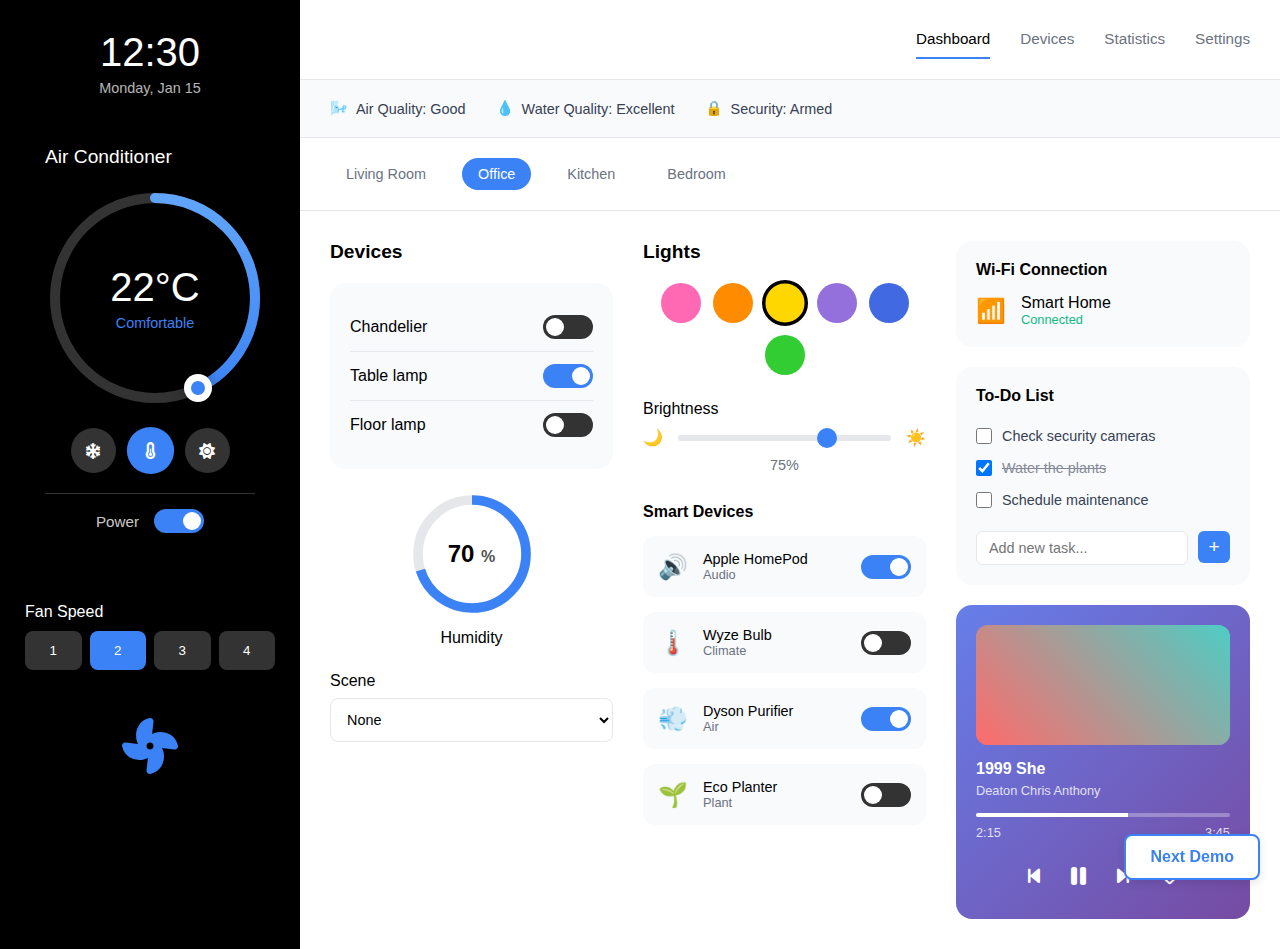
<file: Dashboard 2/index.html>
<!DOCTYPE html>
<html lang="en">

<head>
    <meta charset="UTF-8">
    <meta name="viewport" content="width=device-width, initial-scale=1.0">
    <title>Modern Temperature Control</title>
    <link rel="stylesheet" href="https://cdnjs.cloudflare.com/ajax/libs/font-awesome/6.4.0/css/all.min.css">
    <link rel="stylesheet" href="styles.css">
</head>

<body>
    <!-- Mobile Menu Button -->
    <button class="mobile-menu-btn" id="mobileMenuBtn">
        <span></span>
        <span></span>
        <span></span>
    </button>

    <div class="dashboard-container">
        <!-- AC Control Sidebar -->
        <div class="ac-sidebar" id="acSidebar">
            <div class="time-display">
                <div class="time" id="currentTime">12:30</div>
                <div class="date" id="currentDate">Monday, Jan 15</div>
            </div>

            <!-- Circular Temperature Control Widget -->
            <div class="temperature-widget">
                <div class="widget-header">
                    <div class="widget-title">Air Conditioner</div>
                </div>

                <div class="circular-slider-container">
                    <div class="circular-slider" id="slider">
                        <svg>
                            <defs>
                                <linearGradient id="gradient" x1="0%" y1="0%" x2="100%" y2="0%">
                                    <stop offset="0%" stop-color="#3b82f6" />
                                    <stop offset="100%" stop-color="#60a5fa" />
                                </linearGradient>
                            </defs>
                            <circle class="circle-bg" cx="110" cy="110" r="100"></circle>
                            <circle class="circle-fill" cx="110" cy="110" r="100" stroke-dasharray="628"
                                stroke-dashoffset="628"></circle>
                        </svg>
                        <div class="handle" id="handle"></div>
                        <div class="value-display">
                            <div class="temperature" id="valueText">22°C</div>
                            <div class="status" id="status">Comfortable</div>
                        </div>
                    </div>
                </div>

                <div class="controls">
                    <button class="control-btn" id="btnCool"><i class="fas fa-snowflake"></i></button>
                    <button class="control-btn" id="btnComfort"><i class="fas fa-thermometer-half"></i></button>
                    <button class="control-btn" id="btnWarm"><i class="fas fa-sun"></i></button>
                </div>

                <div class="power-toggle">
                    <span class="toggle-label">Power</span>
                    <label class="toggle-switch">
                        <input type="checkbox" id="circularPower" checked>
                        <span class="slider"></span>
                    </label>
                </div>
            </div>


            <div class="fan-speed">
                <label>Fan Speed</label>
                <div class="fan-controls">
                    <button class="fan-btn" data-speed="1">1</button>
                    <button class="fan-btn active" data-speed="2">2</button>
                    <button class="fan-btn" data-speed="3">3</button>
                    <button class="fan-btn" data-speed="4">4</button>
                </div>
                <div class="fan-icon-container">
                    <i class="fas fa-fan fan-icon" id="fanIcon"></i>
                </div>
            </div>

        </div>

        <!-- Main Dashboard -->
        <div class="main-dashboard">
            <!-- Top Navigation -->
            <header class="top-nav">
                <div class="logo"></div>
                <nav class="nav-tabs">
                    <button class="nav-tab active" data-tab="dashboard">Dashboard</button>
                    <button class="nav-tab" data-tab="devices">Devices</button>
                    <button class="nav-tab" data-tab="statistics">Statistics</button>
                    <button class="nav-tab" data-tab="settings">Settings</button>
                </nav>
            </header>

            <div id="dashboardPage" class="page-content active">
                <!-- Status Bar -->
                <div class="status-bar">
                    <div class="status-item">
                        <span class="status-icon">🌬️</span>
                        <span>Air Quality: Good</span>
                    </div>
                    <div class="status-item">
                        <span class="status-icon">💧</span>
                        <span>Water Quality: Excellent</span>
                    </div>
                    <div class="status-item">
                        <span class="status-icon">🔒</span>
                        <span>Security: Armed</span>
                    </div>
                </div>

                <!-- Room Tabs -->
                <div class="room-tabs">
                    <button class="room-tab" data-room="livingroom">Living Room</button>
                    <button class="room-tab active" data-room="office">Office</button>
                    <button class="room-tab" data-room="kitchen">Kitchen</button>
                    <button class="room-tab" data-room="bedroom">Bedroom</button>
                </div>

                <!-- Dashboard Content -->
                <div class="dashboard-content">
                    <!-- Device Controls -->
                    <div class="device-controls">
                        <h3>Devices</h3>
                        <div class="device-list">
                            <div class="device-item">
                                <span>Chandelier</span>
                                <label class="toggle-switch">
                                    <input type="checkbox" class="device-toggle" data-device="chandelier">
                                    <span class="slider"></span>
                                </label>
                            </div>
                            <div class="device-item">
                                <span>Table lamp</span>
                                <label class="toggle-switch">
                                    <input type="checkbox" class="device-toggle" data-device="table-lamp" checked>
                                    <span class="slider"></span>
                                </label>
                            </div>
                            <div class="device-item">
                                <span>Floor lamp</span>
                                <label class="toggle-switch">
                                    <input type="checkbox" class="device-toggle" data-device="floor-lamp">
                                    <span class="slider"></span>
                                </label>
                            </div>
                        </div>

                        <div class="humidity-display">
                            <div class="humidity-circle">
                                <svg class="humidity-svg" viewBox="0 0 100 100">
                                    <circle cx="50" cy="50" r="45" fill="none" stroke="#e5e7eb" stroke-width="8" />
                                    <circle cx="50" cy="50" r="45" fill="none" stroke="#3b82f6" stroke-width="8"
                                        stroke-dasharray="283" stroke-dashoffset="56.6" class="humidity-progress" />
                                </svg>
                                <div class="humidity-text">
                                    <span class="humidity-value" id="humidityValue">80</span>
                                    <span class="humidity-unit">%</span>
                                </div>
                            </div>
                            <label>Humidity</label>
                        </div>

                        <div class="scene-selection">
                            <label>Scene</label>
                            <select id="sceneSelect">
                                <option value="none">None</option>
                                <option value="working">Working</option>
                                <option value="reading">Reading</option>
                                <option value="relaxing">Relaxing</option>
                            </select>
                        </div>
                    </div>

                    <!-- Light Controls -->
                    <div class="light-controls">
                        <h3>Lights</h3>
                        <div class="color-picker">
                            <div class="color-options">
                                <button class="color-btn" data-color="#ff69b4" style="background: #ff69b4;"></button>
                                <button class="color-btn" data-color="#ff8c00" style="background: #ff8c00;"></button>
                                <button class="color-btn active" data-color="#ffd700"
                                    style="background: #ffd700;"></button>
                                <button class="color-btn" data-color="#9370db" style="background: #9370db;"></button>
                                <button class="color-btn" data-color="#4169e1" style="background: #4169e1;"></button>
                                <button class="color-btn" data-color="#32cd32" style="background: #32cd32;"></button>
                            </div>
                        </div>

                        <div class="brightness-control">
                            <label>Brightness</label>
                            <div class="brightness-slider-container">
                                <span class="brightness-icon">🌙</span>
                                <input type="range" class="brightness-slider" id="brightnessSlider" min="10" max="100"
                                    value="75">
                                <span class="brightness-icon">☀️</span>
                            </div>
                            <div class="brightness-value" id="brightnessValue">75%</div>
                        </div>

                        <div class="smart-devices">
                            <h4>Smart Devices</h4>
                            <div class="devices-grid">
                                <div class="smart-device">
                                    <div class="device-icon">🔊</div>
                                    <div class="device-info">
                                        <div class="device-name">Apple HomePod</div>
                                        <div class="device-type">Audio</div>
                                    </div>
                                    <label class="toggle-switch">
                                        <input type="checkbox" class="smart-device-toggle" data-device="homepod"
                                            checked>
                                        <span class="slider"></span>
                                    </label>
                                </div>
                                <div class="smart-device">
                                    <div class="device-icon">🌡️</div>
                                    <div class="device-info">
                                        <div class="device-name">Wyze Bulb</div>
                                        <div class="device-type">Climate</div>
                                    </div>
                                    <label class="toggle-switch">
                                        <input type="checkbox" class="smart-device-toggle" data-device="wyze">
                                        <span class="slider"></span>
                                    </label>
                                </div>
                                <div class="smart-device">
                                    <div class="device-icon">💨</div>
                                    <div class="device-info">
                                        <div class="device-name">Dyson Purifier</div>
                                        <div class="device-type">Air</div>
                                    </div>
                                    <label class="toggle-switch">
                                        <input type="checkbox" class="smart-device-toggle" data-device="dyson" checked>
                                        <span class="slider"></span>
                                    </label>
                                </div>
                                <div class="smart-device">
                                    <div class="device-icon">🌱</div>
                                    <div class="device-info">
                                        <div class="device-name">Eco Planter</div>
                                        <div class="device-type">Plant</div>
                                    </div>
                                    <label class="toggle-switch">
                                        <input type="checkbox" class="smart-device-toggle" data-device="planter">
                                        <span class="slider"></span>
                                    </label>
                                </div>
                            </div>
                        </div>
                    </div>

                    <!-- Widgets Sidebar -->
                    <div class="widgets-sidebar">
                        <!-- Wi-Fi Widget -->
                        <div class="widget wifi-widget">
                            <h4>Wi-Fi Connection</h4>
                            <div class="wifi-status">
                                <div class="wifi-icon">📶</div>
                                <div class="wifi-info">
                                    <div class="wifi-name" id="wifiName">Smart Home</div>
                                    <div class="wifi-status-text">Connected</div>
                                </div>
                            </div>
                        </div>

                        <!-- Todo Widget -->
                        <div class="widget todo-widget">
                            <h4>To-Do List</h4>
                            <div class="todo-list" id="todoList">
                                <div class="todo-item">
                                    <input type="checkbox" id="todo1">
                                    <label for="todo1">Check security cameras</label>
                                </div>
                                <div class="todo-item">
                                    <input type="checkbox" id="todo2" checked>
                                    <label for="todo2">Water the plants</label>
                                </div>
                                <div class="todo-item">
                                    <input type="checkbox" id="todo3">
                                    <label for="todo3">Schedule maintenance</label>
                                </div>
                            </div>
                            <div class="add-todo">
                                <input type="text" id="newTodoInput" placeholder="Add new task...">
                                <button id="addTodoBtn">+</button>
                            </div>
                        </div>

                        <!-- Music Widget -->
                        <div class="widget music-widget">
                            <div class="album-art">
                                <div class="album-gradient"></div>
                            </div>
                            <div class="music-info">
                                <div class="song-title" id="songTitle">1999 She</div>
                                <div class="artist-name" id="artistName">Deaton Chris Anthony</div>
                            </div>
                            <div class="music-progress">
                                <div class="progress-bar">
                                    <div class="progress-fill" id="progressFill"></div>
                                </div>
                                <div class="time-info">
                                    <span id="currentMusicTime">2:15</span>
                                    <span id="totalMusicTime">3:45</span>
                                </div>
                            </div>
                            <div class="music-controls">
                                <button class="music-btn" id="prevBtn">
                                    <i class="fas fa-step-backward"></i>
                                </button>
                                <button class="music-btn play-pause" id="playPauseBtn">
                                    <i class="fas fa-pause"></i>
                                </button>
                                <button class="music-btn" id="nextBtn">
                                    <i class="fas fa-step-forward"></i>
                                </button>
                                <button class="music-btn like-btn" id="likeBtn">
                                    <i class="far fa-heart"></i>
                                </button>
                            </div>
                        </div>
                    </div>
                </div>
            </div>

            <!-- Devices Page -->
            <div id="devicesPage" class="page-content">
                <div class="page-header">
                    <h1 class="page-title">Devices</h1>
                    <p class="page-description">Manage all your smart home devices in one place</p>
                </div>
                <div class="devices-grid-full">
                    <div class="device-card">
                        <div class="device-card-header">
                            <div class="device-card-icon">💡</div>
                            <label class="toggle-switch">
                                <input type="checkbox" checked>
                                <span class="slider"></span>
                            </label>
                        </div>
                        <h3 class="device-card-name">Living Room Lights</h3>
                        <p class="device-card-type">Philips Hue - Connected</p>
                        <div class="device-card-stats">
                            <div class="device-stat">
                                <div class="device-stat-value">75%</div>
                                <div class="device-stat-label">Brightness</div>
                            </div>
                            <div class="device-stat">
                                <div class="device-stat-value">5h</div>
                                <div class="device-stat-label">Today</div>
                            </div>
                            <div class="device-stat">
                                <div class="device-stat-value">22°C</div>
                                <div class="device-stat-label">Temp</div>
                            </div>
                        </div>
                    </div>
                    <div class="device-card">
                        <div class="device-card-header">
                            <div class="device-card-icon">🌡️</div>
                            <label class="toggle-switch">
                                <input type="checkbox" checked>
                                <span class="slider"></span>
                            </label>
                        </div>
                        <h3 class="device-card-name">Nest Thermostat</h3>
                        <p class="device-card-type">Google - Eco Mode</p>
                        <div class="device-card-stats">
                            <div class="device-stat">
                                <div class="device-stat-value">22°C</div>
                                <div class="device-stat-label">Current</div>
                            </div>
                            <div class="device-stat">
                                <div class="device-stat-value">20°C</div>
                                <div class="device-stat-label">Target</div>
                            </div>
                            <div class="device-stat">
                                <div class="device-stat-value">45%</div>
                                <div class="device-stat-label">Humidity</div>
                            </div>
                        </div>
                    </div>
                    <div class="device-card">
                        <div class="device-card-header">
                            <div class="device-card-icon">🔒</div>
                            <label class="toggle-switch">
                                <input type="checkbox">
                                <span class="slider"></span>
                            </label>
                        </div>
                        <h3 class="device-card-name">Front Door Lock</h3>
                        <p class="device-card-type">August - Locked</p>
                        <div class="device-card-stats">
                            <div class="device-stat">
                                <div class="device-stat-value">12</div>
                                <div class="device-stat-label">Today</div>
                            </div>
                            <div class="device-stat">
                                <div class="device-stat-value">2</div>
                                <div class="device-stat-label">Users</div>
                            </div>
                            <div class="device-stat">
                                <div class="device-stat-value">100%</div>
                                <div class="device-stat-label">Battery</div>
                            </div>
                        </div>
                    </div>
                    <div class="device-card">
                        <div class="device-card-header">
                            <div class="device-card-icon">📷</div>
                            <label class="toggle-switch">
                                <input type="checkbox" checked>
                                <span class="slider"></span>
                            </label>
                        </div>
                        <h3 class="device-card-name">Security Camera</h3>
                        <p class="device-card-type">Arlo - Recording</p>
                        <div class="device-card-stats">
                            <div class="device-stat">
                                <div class="device-stat-value">24/7</div>
                                <div class="device-stat-label">Recording</div>
                            </div>
                            <div class="device-stat">
                                <div class="device-stat-value">32GB</div>
                                <div class="device-stat-label">Storage</div>
                            </div>
                            <div class="device-stat">
                                <div class="device-stat-value">5</div>
                                <div class="device-stat-label">Alerts</div>
                            </div>
                        </div>
                    </div>
                    <div class="device-card">
                        <div class="device-card-header">
                            <div class="device-card-icon">🔊</div>
                            <label class="toggle-switch">
                                <input type="checkbox" checked>
                                <span class="slider"></span>
                            </label>
                        </div>
                        <h3 class="device-card-name">Living Room Speaker</h3>
                        <p class="device-card-type">Sonos - Playing</p>
                        <div class="device-card-stats">
                            <div class="device-stat">
                                <div class="device-stat-value">60%</div>
                                <div class="device-stat-label">Volume</div>
                            </div>
                            <div class="device-stat">
                                <div class="device-stat-value">3h</div>
                                <div class="device-stat-label">Today</div>
                            </div>
                            <div class="device-stat">
                                <div class="device-stat-value">80%</div>
                                <div class="device-stat-label">Battery</div>
                            </div>
                        </div>
                    </div>
                    <div class="device-card">
                        <div class="device-card-header">
                            <div class="device-card-icon">💨</div>
                            <label class="toggle-switch">
                                <input type="checkbox">
                                <span class="slider"></span>
                            </label>
                        </div>
                        <h3 class="device-card-name">Air Purifier</h3>
                        <p class="device-card-type">Dyson - Offline</p>
                        <div class="device-card-stats">
                            <div class="device-stat">
                                <div class="device-stat-value">-</div>
                                <div class="device-stat-label">AQI</div>
                            </div>
                            <div class="device-stat">
                                <div class="device-stat-value">-</div>
                                <div class="device-stat-label">Filter</div>
                            </div>
                            <div class="device-stat">
                                <div class="device-stat-value">-</div>
                                <div class="device-stat-label">Status</div>
                            </div>
                        </div>
                    </div>
                </div>
            </div>

            <!-- Statistics Page -->
            <div id="statisticsPage" class="page-content">
                <div class="page-header">
                    <h1 class="page-title">Statistics</h1>
                    <p class="page-description">View usage patterns and energy consumption</p>
                </div>
                <div class="stats-grid">
                    <div class="stat-card">
                        <div class="stat-label">Energy Consumption Today</div>
                        <div class="stat-value">12.5 kWh</div>
                        <div class="stat-change">↓ 15% from yesterday</div>
                    </div>
                    <div class="stat-card">
                        <div class="stat-label">Monthly Energy Usage</div>
                        <div class="stat-value">245 kWh</div>
                        <div class="stat-change">↓ 8% from last month</div>
                    </div>
                    <div class="stat-card">
                        <div class="stat-label">Device Usage Hours</div>
                        <div class="stat-value">38.5 h</div>
                        <div class="stat-change">↑ 12% from last week</div>
                    </div>
                    <div class="stat-card">
                        <div class="stat-label">Estimated Monthly Cost</div>
                        <div class="stat-value">$42.50</div>
                        <div class="stat-change">↓ 5% from last month</div>
                    </div>
                </div>
                <div class="chart-container">
                    <div class="chart-header">
                        <h3 class="chart-title">Energy Consumption</h3>
                        <div class="chart-options">
                            <select id="chartRange">
                                <option value="day">Today</option>
                                <option value="week">This Week</option>
                                <option value="month">This Month</option>
                            </select>
                        </div>
                    </div>
                    <div class="chart-placeholder">
                        Energy Consumption Chart (Visualization would appear here)
                    </div>
                </div>
                <div class="chart-container">
                    <div class="chart-header">
                        <h3 class="chart-title">Device Usage</h3>
                        <div class="chart-options">
                            <select id="deviceChartRange">
                                <option value="day">Today</option>
                                <option value="week">This Week</option>
                                <option value="month">This Month</option>
                            </select>
                        </div>
                    </div>
                    <div class="chart-placeholder">
                        Device Usage Chart (Visualization would appear here)
                    </div>
                </div>
            </div>

            <!-- Settings Page -->
            <div id="settingsPage" class="page-content">
                <div class="page-header">
                    <h1 class="page-title">Settings</h1>
                    <p class="page-description">Configure your smart home system</p>
                </div>
                <div class="settings-grid">
                    <div class="settings-card">
                        <div class="settings-header">
                            <h3 class="settings-title">General Settings</h3>
                        </div>
                        <div class="settings-item">
                            <div class="settings-info">
                                <div class="settings-label">Home Name</div>
                                <div class="settings-description">Change the name of your smart home</div>
                            </div>
                            <div class="settings-action">
                                <button class="mode-btn">Edit</button>
                            </div>
                        </div>
                        <div class="settings-item">
                            <div class="settings-info">
                                <div class="settings-label">Temperature Unit</div>
                                <div class="settings-description">Celsius or Fahrenheit</div>
                            </div>
                            <div class="settings-action">
                                <select>
                                    <option>Celsius (°C)</option>
                                    <option>Fahrenheit (°F)</option>
                                </select>
                            </div>
                        </div>
                        <div class="settings-item">
                            <div class="settings-info">
                                <div class="settings-label">Time Zone</div>
                                <div class="settings-description">Set your local time zone</div>
                            </div>
                            <div class="settings-action">
                                <select>
                                    <option>(GMT-08:00) Pacific Time</option>
                                    <option>(GMT-07:00) Mountain Time</option>
                                    <option>(GMT-06:00) Central Time</option>
                                    <option>(GMT-05:00) Eastern Time</option>
                                </select>
                            </div>
                        </div>
                    </div>
                    <div class="settings-card">
                        <div class="settings-header">
                            <h3 class="settings-title">Notifications</h3>
                        </div>
                        <div class="settings-item">
                            <div class="settings-info">
                                <div class="settings-label">Email Notifications</div>
                                <div class="settings-description">Receive alerts via email</div>
                            </div>
                            <div class="settings-action">
                                <label class="toggle-switch">
                                    <input type="checkbox" checked>
                                    <span class="slider"></span>
                                </label>
                            </div>
                        </div>
                        <div class="settings-item">
                            <div class="settings-info">
                                <div class="settings-label">Push Notifications</div>
                                <div class="settings-description">Receive alerts on your devices</div>
                            </div>
                            <div class="settings-action">
                                <label class="toggle-switch">
                                    <input type="checkbox" checked>
                                    <span class="slider"></span>
                                </label>
                            </div>
                        </div>
                        <div class="settings-item">
                            <div class="settings-info">
                                <div class="settings-label">Security Alerts</div>
                                <div class="settings-description">Get notified about security events</div>
                            </div>
                            <div class="settings-action">
                                <label class="toggle-switch">
                                    <input type="checkbox" checked>
                                    <span class="slider"></span>
                                </label>
                            </div>
                        </div>
                    </div>
                    <div class="settings-card">
                        <div class="settings-header">
                            <h3 class="settings-title">Account</h3>
                        </div>
                        <div class="settings-item">
                            <div class="settings-info">
                                <div class="settings-label">Profile Information</div>
                                <div class="settings-description">Update your name and contact details</div>
                            </div>
                            <div class="settings-action">
                                <button class="mode-btn">Edit</button>
                            </div>
                        </div>
                        <div class="settings-item">
                            <div class="settings-info">
                                <div class="settings-label">Change Password</div>
                                <div class="settings-description">Update your password regularly</div>
                            </div>
                            <div class="settings-action">
                                <button class="mode-btn">Change</button>
                            </div>
                        </div>
                        <div class="settings-item">
                            <div class="settings-info">
                                <div class="settings-label">Two-Factor Authentication</div>
                                <div class="settings-description">Add an extra layer of security</div>
                            </div>
                            <div class="settings-action">
                                <label class="toggle-switch">
                                    <input type="checkbox">
                                    <span class="slider"></span>
                                </label>
                            </div>
                        </div>
                    </div>
                </div>
            </div>
        </div>
        <div class="next-demo-container">
            <style>
                .next-demo-btn {
                    position: fixed;
                    bottom: 20px;
                    right: 20px;
                    padding: 12px 24px;
                    background-color: #ffffff;
                    color: #3b82f6;
                    border: 2px solid #3b82f6;
                    border-radius: 8px;
                    font-size: 16px;
                    font-weight: 600;
                    cursor: pointer;
                    z-index: 1000;
                    box-shadow: 0 4px 10px rgba(0, 0, 0, 0.1);
                    transition: all 0.3s ease;
                }

                .next-demo-btn:hover {
                    background-color: #3b82f6;
                    color: #ffffff;
                    box-shadow: 0 6px 15px rgba(0, 0, 0, 0.2);
                }
            </style>
            <button id="nextDemoBtn" class="next-demo-btn">
                Next Demo
            </button>
            <script>
                document.getElementById('nextDemoBtn').addEventListener('click', function () {
                    // Replace 'next-demo-page.html' with the actual file name of your next demo
                    // and uncomment the line below to enable the navigation.
                    window.location.href = '../Dashboard 3/index.html';
                });
            </script>
        </div>

    </div>
    <script src="script.js"></script>
</body>

</html>
</file>
<file: Dashboard 2/styles.css>
* {
            margin: 0;
            padding: 0;
            box-sizing: border-box;
        }

        body {
            font-family: -apple-system, BlinkMacSystemFont, "Segoe UI", Roboto, sans-serif;
            background: #f8fafc;
            overflow-x: hidden;
        }

        .dashboard-container {
            display: flex;
            min-height: 100vh;
        }

        /* Mobile Menu Button */
        .mobile-menu-btn {
            display: none;
            position: fixed;
            top: 20px;
            left: 20px;
            z-index: 1001;
            background: #000;
            border: none;
            border-radius: 8px;
            padding: 12px;
            flex-direction: column;
            gap: 4px;
            cursor: pointer;
        }

        .mobile-menu-btn span {
            width: 20px;
            height: 2px;
            background: white;
            transition: all 0.3s ease;
        }

        /* AC Control Sidebar */
        .ac-sidebar {
            width: 300px;
            background: #000;
            color: white;
            padding: 30px 25px;
            display: flex;
            flex-direction: column;
            gap: 30px;
            transition: transform 0.3s ease;
        }

        .time-display {
            text-align: center;
        }

        .time {
            font-size: 2.5rem;
            font-weight: 300;
            margin-bottom: 5px;
        }

        .date {
            font-size: 0.9rem;
            opacity: 0.7;
        }

        /* Circular Temperature Control */
        .temperature-widget {
            background: #000;
            color: white;
            border-radius: 20px;
            padding: 20px;
            width: 100%;
            box-shadow: 0 10px 30px rgba(0, 0, 0, 0.2);
            margin-bottom: 20px;
        }

        .widget-header {
            display: flex;
            justify-content: space-between;
            align-items: center;
            margin-bottom: 20px;
        }

        .widget-title {
            font-size: 1.2rem;
            font-weight: 500;
        }

        .mode-toggle {
            background: #333;
            border-radius: 20px;
            padding: 6px;
            display: flex;
            cursor: pointer;
        }

        .mode-toggle span {
            padding: 6px 12px;
            border-radius: 16px;
            font-size: 0.9rem;
            transition: all 0.3s ease;
        }

        .mode-toggle .active {
            background: #3b82f6;
            color: white;
        }

        .circular-slider-container {
            position: relative;
            width: 220px;
            height: 220px;
            margin: 0 auto 20px;
        }

        .circular-slider {
            position: relative;
            width: 100%;
            height: 100%;
        }

        .circular-slider svg {
            width: 100%;
            height: 100%;
            transform: rotate(-90deg);
        }

        .circle-bg {
            stroke: #333;
            fill: none;
            stroke-width: 10;
        }

        .circle-fill {
            stroke: url(#gradient);
            fill: none;
            stroke-width: 10;
            stroke-linecap: round;
            transition: stroke-dashoffset 0.3s ease;
        }

        .handle {
            position: absolute;
            width: 28px;
            height: 28px;
            background: white;
            border-radius: 50%;
            top: 0;
            left: 50%;
            transform: translate(-50%, -50%);
            cursor: pointer;
            box-shadow: 0 0 15px rgba(0, 0, 0, 0.3);
            display: flex;
            justify-content: center;
            align-items: center;
            z-index: 10;
        }

        .handle::after {
            content: '';
            width: 14px;
            height: 14px;
            background: #3b82f6;
            border-radius: 50%;
        }

        .value-display {
            position: absolute;
            width: 100%;
            text-align: center;
            top: 50%;
            left: 0;
            transform: translateY(-50%);
        }

        .temperature {
            font-size: 2.5rem;
            font-weight: 300;
            color: white;
            margin-bottom: 5px;
        }

        .status {
            color: rgba(255, 255, 255, 0.7);
            font-size: 0.9rem;
        }

        .controls {
            display: flex;
            justify-content: center;
            gap: 12px;
            margin-bottom: 20px;
        }

        .control-btn {
            background: #333;
            border: none;
            border-radius: 50%;
            width: 45px;
            height: 45px;
            color: white;
            font-size: 1rem;
            cursor: pointer;
            transition: all 0.3s ease;
            display: flex;
            justify-content: center;
            align-items: center;
            outline: none;
        }

        .control-btn:hover {
            background: #444;
            transform: scale(1.05);
        }

        .control-btn:focus-visible {
            box-shadow: 0 0 0 3px #3b82f6;
            transform: scale(1.05);
        }

        .power-toggle {
            display: flex;
            align-items: center;
            justify-content: center;
            gap: 15px;
            padding-top: 15px;
            border-top: 1px solid #333;
        }

        .toggle-label {
            font-size: 0.95rem;
            color: rgba(255, 255, 255, 0.8);
        }

        .toggle-switch {
            position: relative;
            display: inline-block;
            width: 50px;
            height: 24px;
        }

        .toggle-switch input {
            opacity: 0;
            width: 0;
            height: 0;
        }

        .slider {
            position: absolute;
            cursor: pointer;
            top: 0;
            left: 0;
            right: 0;
            bottom: 0;
            background-color: #333;
            transition: 0.3s;
            border-radius: 24px;
        }

        .slider:before {
            position: absolute;
            content: "";
            height: 18px;
            width: 18px;
            left: 3px;
            bottom: 3px;
            background-color: white;
            transition: 0.3s;
            border-radius: 50%;
        }

        input:checked+.slider {
            background-color: #3b82f6;
        }

        input:checked+.slider:before {
            transform: translateX(26px);
        }

        .toggle-switch input:focus-visible+.slider {
            box-shadow: 0 0 0 3px #3b82f6;
        }

        .status.cool {
            color: #3b82f6;
        }

        .status.comfort {
            color: #3b82f6;
        }

        .status.warm {
            color: #3b82f6;
        }

        .control-btn.active {
            background: #3b82f6;
            color: white;
            transform: scale(1.05);
        }

        /* Mode Controls */
        .mode-controls {
            margin-bottom: 25px;
        }

        .mode-buttons {
            display: grid;
            grid-template-columns: 1fr 1fr;
            gap: 10px;
        }

        .mode-btn {
            background: #333;
            color: white;
            border: none;
            padding: 12px;
            border-radius: 12px;
            cursor: pointer;
            transition: all 0.3s ease;
            font-size: 0.9rem;
            display: flex;
            align-items: center;
            justify-content: center;
            gap: 8px;
        }

        .mode-btn:hover {
            background: #444;
        }

        .mode-btn.active {
            background: #3b82f6;
        }

        .fan-speed {
            margin-bottom: 20px;
        }

        .fan-controls {
            display: flex;
            gap: 8px;
            margin-top: 10px;
        }

        .fan-btn {
            flex: 1;
            background: #333;
            color: white;
            border: none;
            padding: 12px;
            border-radius: 8px;
            cursor: pointer;
            transition: all 0.3s ease;
        }

        .fan-btn:hover {
            background: #444;
        }

        .fan-btn.active {
            background: #3b82f6;
        }

        /* Main Dashboard */
        .main-dashboard {
            flex: 1;
            background: white;
            display: flex;
            flex-direction: column;
        }

        .top-nav {
            display: flex;
            align-items: center;
            justify-content: space-between;
            padding: 20px 30px;
            border-bottom: 1px solid #e5e7eb;
        }

        .logo {
            font-size: 1.5rem;
            font-weight: 600;
            color: #000;
        }

        .nav-tabs {
            display: flex;
            gap: 30px;
        }

        .nav-tab {
            background: none;
            border: none;
            padding: 10px 0;
            cursor: pointer;
            font-size: 0.95rem;
            color: #6b7280;
            border-bottom: 2px solid transparent;
            transition: all 0.3s ease;
        }

        .nav-tab:hover {
            color: #000;
        }

        .nav-tab.active {
            color: #000;
            border-bottom-color: #3b82f6;
        }

        .user-greeting {
            font-size: 0.95rem;
            color: #6b7280;
        }

        .status-bar {
            display: flex;
            gap: 30px;
            padding: 20px 30px;
            background: #f8fafc;
            border-bottom: 1px solid #e5e7eb;
        }

        .status-item {
            display: flex;
            align-items: center;
            gap: 8px;
            font-size: 0.9rem;
            color: #374151;
        }

        .room-tabs {
            display: flex;
            gap: 20px;
            padding: 20px 30px;
            border-bottom: 1px solid #e5e7eb;
        }

        .room-tab {
            background: none;
            border: none;
            padding: 8px 16px;
            border-radius: 20px;
            cursor: pointer;
            font-size: 0.9rem;
            color: #6b7280;
            transition: all 0.3s ease;
        }

        .room-tab:hover {
            background: #f3f4f6;
            color: #000;
        }

        .room-tab.active {
            background: #3b82f6;
            color: white;
        }

        .dashboard-content {
            flex: 1;
            display: grid;
            grid-template-columns: 1fr 1fr 1fr;
            gap: 30px;
            padding: 30px;
        }

        /* Device Controls */
        .device-controls h3,
        .light-controls h3 {
            margin-bottom: 20px;
            color: #000;
            font-size: 1.2rem;
        }

        .device-list {
            background: #f8fafc;
            border-radius: 16px;
            padding: 20px;
            margin-bottom: 25px;
        }

        .device-item {
            display: flex;
            justify-content: space-between;
            align-items: center;
            padding: 12px 0;
            border-bottom: 1px solid #e5e7eb;
        }

        .device-item:last-child {
            border-bottom: none;
        }

        .humidity-display {
            text-align: center;
            margin-bottom: 25px;
        }

        .humidity-circle {
            position: relative;
            width: 120px;
            height: 120px;
            margin: 0 auto 15px;
        }

        .humidity-svg {
            width: 100%;
            height: 100%;
            transform: rotate(-90deg);
        }

        .humidity-progress {
            transition: stroke-dashoffset 0.5s ease;
        }

        .humidity-text {
            position: absolute;
            top: 50%;
            left: 50%;
            transform: translate(-50%, -50%);
            font-size: 1.5rem;
            font-weight: 600;
        }

        .humidity-unit {
            font-size: 1rem;
            opacity: 0.7;
        }

        .scene-selection select {
            width: 100%;
            padding: 12px;
            border: 1px solid #e5e7eb;
            border-radius: 8px;
            background: white;
            font-size: 0.9rem;
            margin-top: 8px;
        }

        /* Light Controls */
        .color-picker {
            margin-bottom: 25px;
        }

        .color-options {
            display: flex;
            gap: 12px;
            justify-content: center;
            flex-wrap: wrap;
        }

        .color-btn {
            width: 40px;
            height: 40px;
            border: 3px solid transparent;
            border-radius: 50%;
            cursor: pointer;
            transition: all 0.3s ease;
        }

        .color-btn:hover {
            transform: scale(1.1);
        }

        .color-btn.active {
            border-color: #000;
            transform: scale(1.15);
        }

        .brightness-control {
            margin-bottom: 30px;
        }

        .brightness-slider-container {
            display: flex;
            align-items: center;
            gap: 15px;
            margin: 10px 0;
        }

        .brightness-slider {
            flex: 1;
            height: 6px;
            background: #e5e7eb;
            border-radius: 3px;
            outline: none;
            -webkit-appearance: none;
        }

        .brightness-slider::-webkit-slider-thumb {
            -webkit-appearance: none;
            width: 20px;
            height: 20px;
            background: #3b82f6;
            border-radius: 50%;
            cursor: pointer;
        }

        .brightness-value {
            text-align: center;
            font-size: 0.9rem;
            color: #6b7280;
        }

        .smart-devices h4 {
            margin-bottom: 15px;
            color: #000;
            font-size: 1rem;
        }

        .devices-grid {
            display: grid;
            gap: 15px;
        }

        .smart-device {
            display: flex;
            align-items: center;
            gap: 15px;
            padding: 15px;
            background: #f8fafc;
            border-radius: 12px;
            transition: all 0.3s ease;
        }

        .smart-device:hover {
            background: #f1f5f9;
        }

        .device-icon {
            font-size: 1.5rem;
        }

        .device-info {
            flex: 1;
        }

        .device-name {
            font-weight: 500;
            color: #000;
            font-size: 0.9rem;
        }

        .device-type {
            font-size: 0.8rem;
            color: #6b7280;
        }

        /* Widgets Sidebar */
        .widgets-sidebar {
            display: flex;
            flex-direction: column;
            gap: 20px;
        }

        .widget {
            background: #f8fafc;
            border-radius: 16px;
            padding: 20px;
        }

        .widget h4 {
            margin-bottom: 15px;
            color: #000;
            font-size: 1rem;
        }

        .wifi-status {
            display: flex;
            align-items: center;
            gap: 15px;
        }

        .wifi-icon {
            font-size: 1.5rem;
        }

        .wifi-name {
            font-weight: 500;
            color: #000;
        }

        .wifi-status-text {
            font-size: 0.8rem;
            color: #10b981;
        }

        .todo-list {
            margin-bottom: 15px;
        }

        .todo-item {
            display: flex;
            align-items: center;
            gap: 10px;
            padding: 8px 0;
        }

        .todo-item input[type="checkbox"] {
            width: 16px;
            height: 16px;
        }

        .todo-item label {
            flex: 1;
            font-size: 0.9rem;
            color: #374151;
            cursor: pointer;
        }

        .todo-item input:checked+label {
            text-decoration: line-through;
            opacity: 0.6;
        }

        .add-todo {
            display: flex;
            gap: 10px;
        }

        .add-todo input {
            flex: 1;
            padding: 8px 12px;
            border: 1px solid #e5e7eb;
            border-radius: 6px;
            font-size: 0.9rem;
        }

        .add-todo button {
            width: 32px;
            height: 32px;
            background: #3b82f6;
            color: white;
            border: none;
            border-radius: 6px;
            cursor: pointer;
            font-size: 1.2rem;
        }

        .music-widget {
            background: linear-gradient(135deg, #667eea 0%, #764ba2 100%);
            color: white;
        }

        .album-art {
            width: 100%;
            height: 120px;
            background: linear-gradient(45deg, #ff6b6b, #4ecdc4);
            border-radius: 12px;
            margin-bottom: 15px;
            position: relative;
            overflow: hidden;
        }

        .album-gradient {
            width: 100%;
            height: 100%;
            background: linear-gradient(45deg, rgba(255, 107, 107, 0.8), rgba(78, 205, 196, 0.8));
        }

        .music-info {
            margin-bottom: 15px;
        }

        .song-title {
            font-weight: 600;
            font-size: 1rem;
            margin-bottom: 5px;
        }

        .artist-name {
            font-size: 0.8rem;
            opacity: 0.8;
        }

        .music-progress {
            margin-bottom: 15px;
        }

        .progress-bar {
            width: 100%;
            height: 4px;
            background: rgba(255, 255, 255, 0.3);
            border-radius: 2px;
            margin-bottom: 8px;
            overflow: hidden;
        }

        .progress-fill {
            height: 100%;
            background: white;
            width: 60%;
            transition: width 0.3s ease;
        }

        .time-info {
            display: flex;
            justify-content: space-between;
            font-size: 0.8rem;
            opacity: 0.8;
        }

        .music-controls {
            display: flex;
            justify-content: center;
            align-items: center;
            gap: 15px;
        }

        .music-btn {
            background: none;
            border: none;
            color: white;
            font-size: 1.2rem;
            cursor: pointer;
            padding: 8px;
            border-radius: 50%;
            transition: all 0.3s ease;
        }

        .music-btn:hover {
            background: rgba(255, 255, 255, 0.2);
        }

        .play-pause {
            font-size: 1.5rem;
        }

        .like-btn.liked {
            color: #ff6b6b;
        }

        /* Responsive Design */
        @media (max-width: 1024px) {
            .dashboard-content {
                grid-template-columns: 1fr 1fr;
                gap: 20px;
            }

            .widgets-sidebar {
                grid-column: 1 / -1;
            }
        }

        @media (max-width: 768px) {
            .mobile-menu-btn {
                display: flex;
            }

            .ac-sidebar {
                position: fixed;
                top: 0;
                left: 0;
                height: 100vh;
                z-index: 1000;
                transform: translateX(-100%);
            }

            .ac-sidebar.open {
                transform: translateX(0);
            }

            .main-dashboard {
                width: 100%;
            }

            .top-nav {
                padding: 20px;
                flex-wrap: wrap;
                gap: 15px;
            }

            .nav-tabs {
                order: 3;
                width: 100%;
                justify-content: center;
                gap: 20px;
            }

            .dashboard-content {
                grid-template-columns: 1fr;
                gap: 20px;
                padding: 20px;
            }

            .status-bar {
                flex-direction: column;
                gap: 10px;
                padding: 15px 20px;
            }

            .room-tabs {
                padding: 15px 20px;
                justify-content: center;
            }
        }

        @media (max-width: 480px) {
            .nav-tabs {
                flex-wrap: wrap;
                gap: 10px;
            }

            .nav-tab {
                font-size: 0.85rem;
            }

            .color-options {
                gap: 8px;
            }

            .color-btn {
                width: 35px;
                height: 35px;
            }
        }

        .fan-icon-container {
            text-align: center;
            margin-top: 3rem;
        }

        .fan-icon {
            font-size: 3.5rem;
            color: #3b82f6;
            display: inline-block;
            transition: color 0.3s ease;
        }

        .fan-spin {
            animation: spin linear infinite;
        }

        @keyframes spin {
            from {
                transform: rotate(0deg);
            }

            to {
                transform: rotate(360deg);
            }
        }

        .page-content {
            display: none;
        }

        .page-content.active {
            display: block;
        }


        /* Statistics Page Styles */
        .stats-grid {
            display: grid;
            grid-template-columns: repeat(2, 1fr);
            gap: 20px;
            margin-bottom: 30px;
        }

        .stat-card {
            background: #f8fafc;
            border-radius: 16px;
            padding: 20px;
            text-align: center;
        }

        .stat-value {
            font-size: 2.5rem;
            font-weight: 600;
            color: #3b82f6;
            margin: 10px 0;
        }

        .stat-label {
            font-size: 0.9rem;
            color: #6b7280;
        }

        .chart-container {
            background: #f8fafc;
            border-radius: 16px;
            padding: 20px;
            margin-bottom: 30px;
        }

        .chart-header {
            display: flex;
            justify-content: space-between;
            align-items: center;
            margin-bottom: 20px;
        }

        .chart-title {
            font-size: 1.2rem;
            font-weight: 600;
        }

        .chart-options select {
            padding: 8px 12px;
            border: 1px solid #e5e7eb;
            border-radius: 8px;
            background: white;
        }

        .chart-placeholder {
            height: 300px;
            background: #e5e7eb;
            border-radius: 12px;
            display: flex;
            align-items: center;
            justify-content: center;
            color: #6b7280;
        }

        /* Settings Page Styles */
        .settings-grid {
            display: grid;
            grid-template-columns: 1fr;
            gap: 20px;
        }

        .settings-card {
            background: #f8fafc;
            border-radius: 16px;
            padding: 20px;
        }

        .settings-header {
            display: flex;
            justify-content: space-between;
            align-items: center;
            margin-bottom: 20px;
        }

        .settings-title {
            font-size: 1.2rem;
            font-weight: 600;
        }

        .settings-item {
            display: flex;
            justify-content: space-between;
            align-items: center;
            padding: 15px 0;
            border-bottom: 1px solid #e5e7eb;
        }

        .settings-item:last-child {
            border-bottom: none;
        }

        .settings-label {
            font-size: 0.95rem;
        }

        .settings-description {
            font-size: 0.8rem;
            color: #6b7280;
            margin-top: 5px;
        }

        /* Devices Page Styles */
        .devices-grid-full {
            display: grid;
            grid-template-columns: repeat(auto-fill, minmax(300px, 1fr));
            gap: 20px;
        }

        .device-card {
            background: #f8fafc;
            border-radius: 16px;
            padding: 20px;
            transition: all 0.3s ease;
        }

        .device-card:hover {
            transform: translateY(-5px);
            box-shadow: 0 10px 20px rgba(0, 0, 0, 0.1);
        }

        .device-card-header {
            display: flex;
            justify-content: space-between;
            align-items: center;
            margin-bottom: 15px;
        }

        .device-card-icon {
            font-size: 2rem;
            margin-bottom: 10px;
        }

        .device-card-name {
            font-size: 1.1rem;
            font-weight: 600;
            margin-bottom: 5px;
        }

        .device-card-type {
            font-size: 0.9rem;
            color: #6b7280;
            margin-bottom: 15px;
        }

        .device-card-stats {
            display: flex;
            justify-content: space-between;
            margin-bottom: 15px;
        }

        .device-stat {
            text-align: center;
        }

        .device-stat-value {
            font-size: 1.2rem;
            font-weight: 600;
            color: #3b82f6;
        }

        .device-stat-label {
            font-size: 0.8rem;
            color: #6b7280;
        }

        /* Responsive Design */
        @media (max-width: 1024px) {
            .dashboard-content {
                grid-template-columns: 1fr 1fr;
                gap: 20px;
            }

            .widgets-sidebar {
                grid-column: 1 / -1;
            }

            .stats-grid {
                grid-template-columns: 1fr;
            }
        }

        @media (max-width: 768px) {
            .mobile-menu-btn {
                display: flex;
            }

            .ac-sidebar {
                position: fixed;
                top: 0;
                left: 0;
                height: 100vh;
                z-index: 1000;
                transform: translateX(-100%);
            }

            .ac-sidebar.open {
                transform: translateX(0);
            }

            .main-dashboard {
                width: 100%;
            }

            .top-nav {
                padding: 20px;
                flex-wrap: wrap;
                gap: 15px;
            }

            .nav-tabs {
                order: 3;
                width: 100%;
                justify-content: center;
                gap: 20px;
            }

            .dashboard-content {
                grid-template-columns: 1fr;
                gap: 20px;
                padding: 20px;
            }

            .status-bar {
                flex-direction: column;
                gap: 10px;
                padding: 15px 20px;
            }

            .room-tabs {
                padding: 15px 20px;
                justify-content: center;
            }

            .devices-grid-full {
                grid-template-columns: 1fr;
            }
        }

        @media (max-width: 480px) {
            .nav-tabs {
                flex-wrap: wrap;
                gap: 10px;
            }

            .nav-tab {
                font-size: 0.85rem;
            }

            .color-options {
                gap: 8px;
            }

            .color-btn {
                width: 35px;
                height: 35px;
            }

            .page-title {
                font-size: 1rem;
                font-weight: 600;
            }

            .stat-value {
                font-size: 1.5rem !important;
            }
        }

        .page-title {
            font-size: 1.8rem;
            font-weight: 600;
            margin: 20px;
        }

        .page-description {
            color: #6b7280;
            font-size: 1rem;
            margin: 20px;
        }

        .settings-action select {
            width: 100%;
            padding: 10px 14px;
            border: 1px solid #d1d5db;
            border-radius: 12px;
            background-color: #f9fafb;
            color: #111827;
            font-size: 0.95rem;
            font-weight: 500;
            outline: none;
            cursor: pointer;
            transition: all 0.2s ease;
            appearance: none;
            -moz-appearance: none;
            -webkit-appearance: none;
        }

        .settings-action select:hover {
            border-color: #3b82f6;
            background-color: #ffffff;
        }

        .settings-action select:focus {
            border-color: #2563eb;
            box-shadow: 0 0 0 3px rgba(37, 99, 235, 0.25);
        }

        .settings-action {
            position: relative;
        }

        .settings-action::after {
            content: "▾";
            position: absolute;
            right: 14px;
            top: 50%;
            transform: translateY(-50%);
            pointer-events: none;
            color: #6b7280;
            font-size: 0.8rem;
        }
</file>
